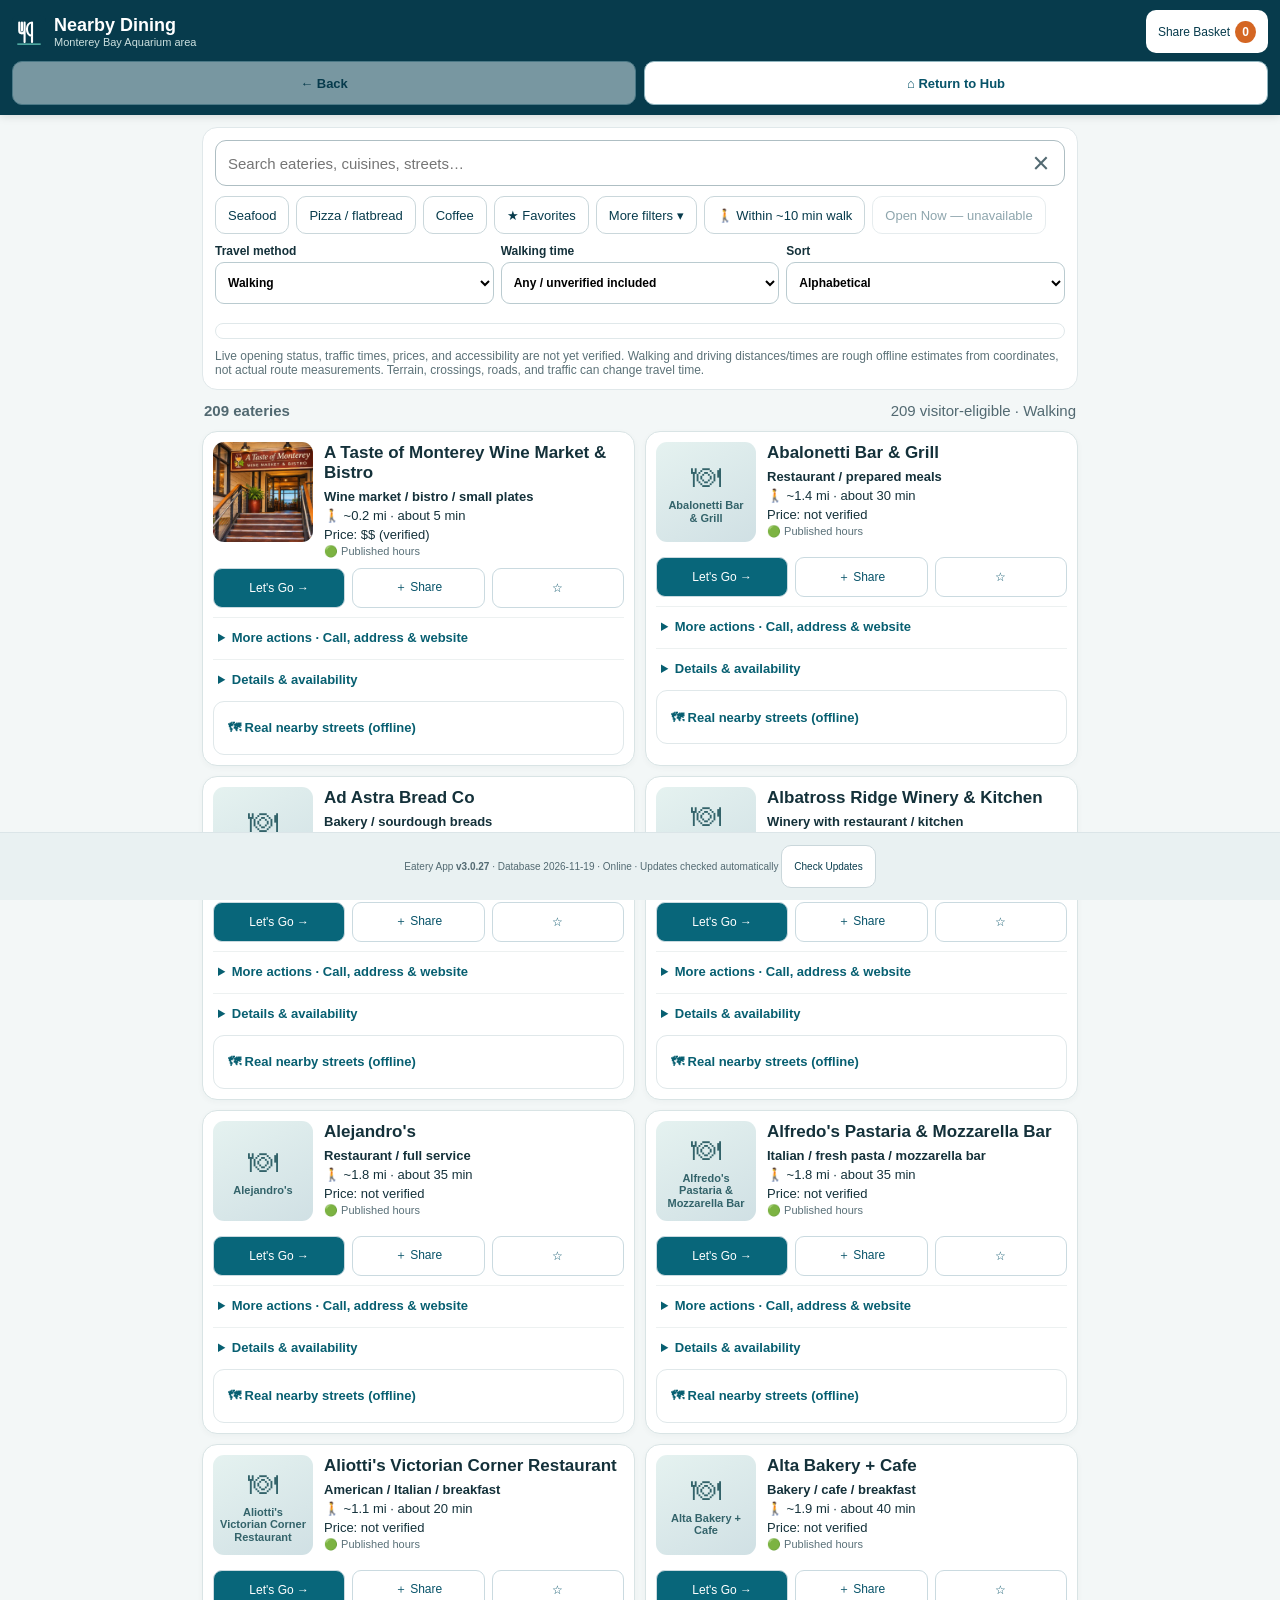
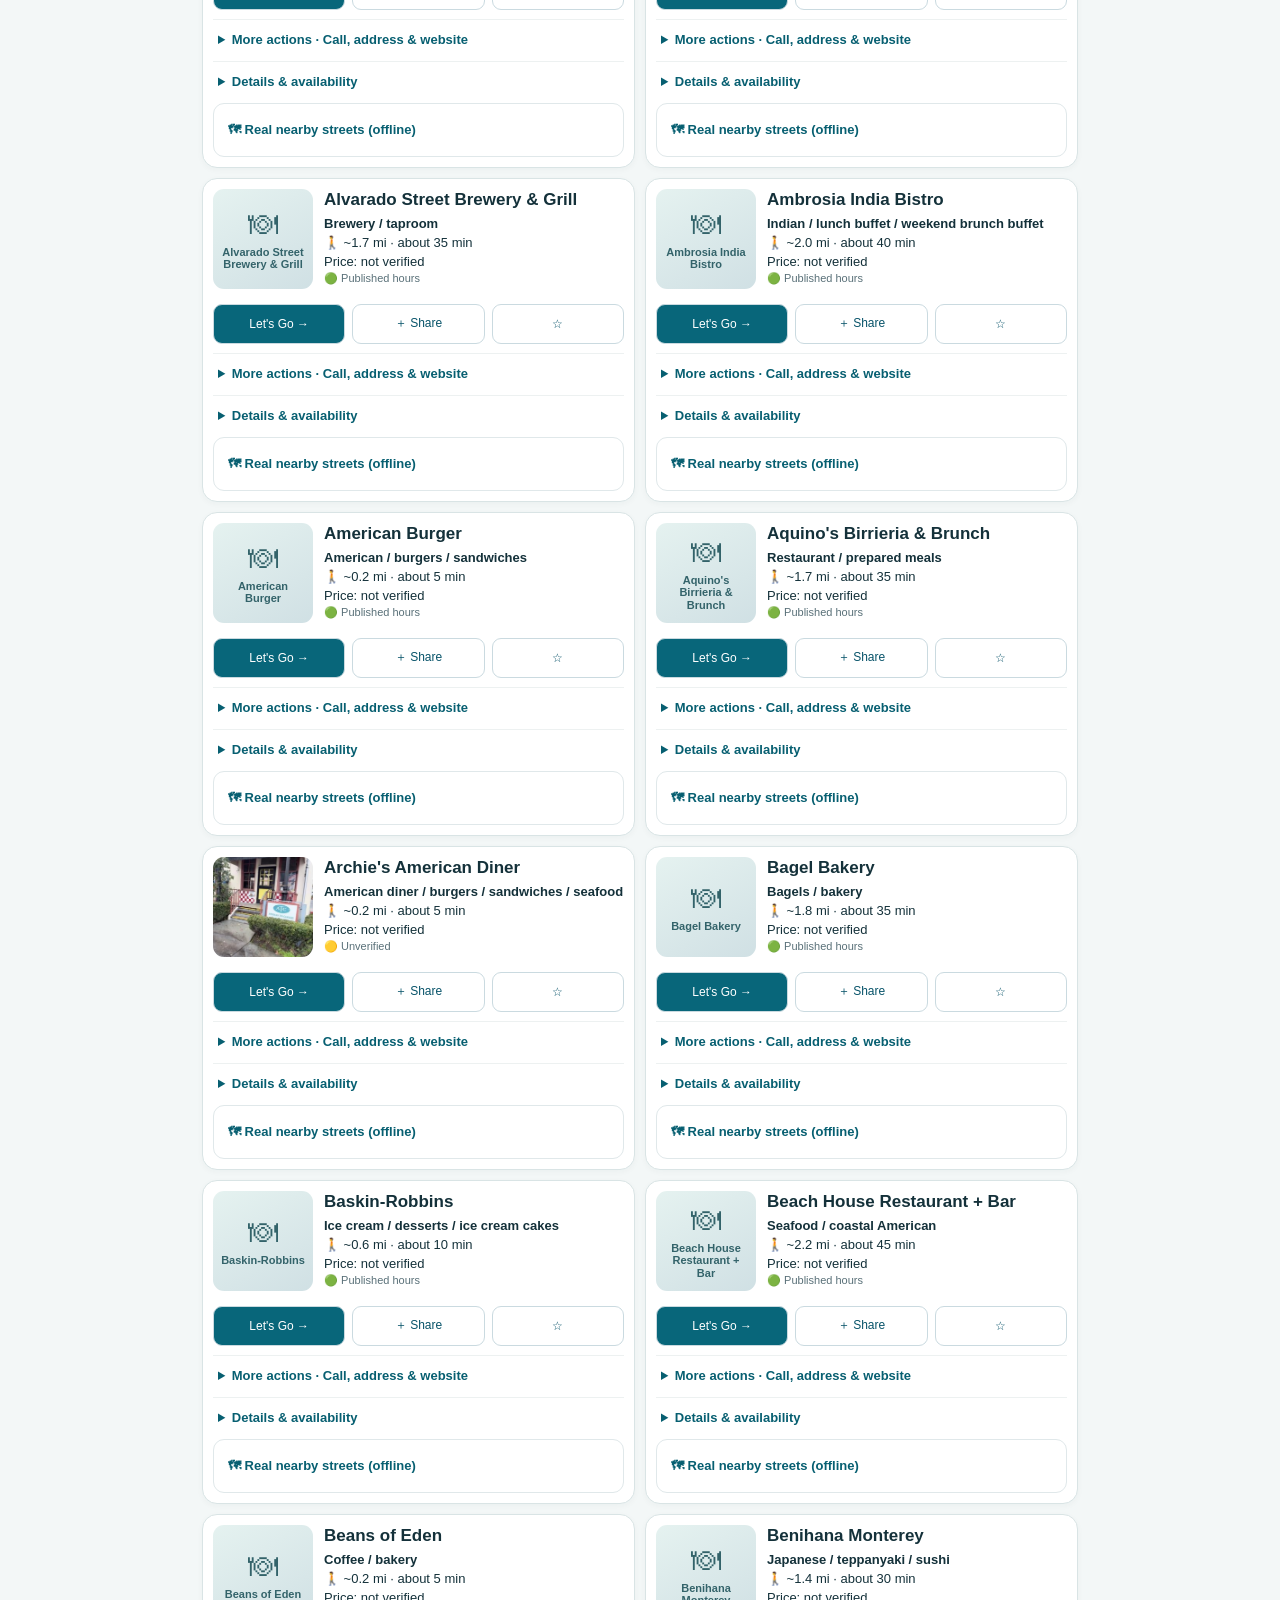
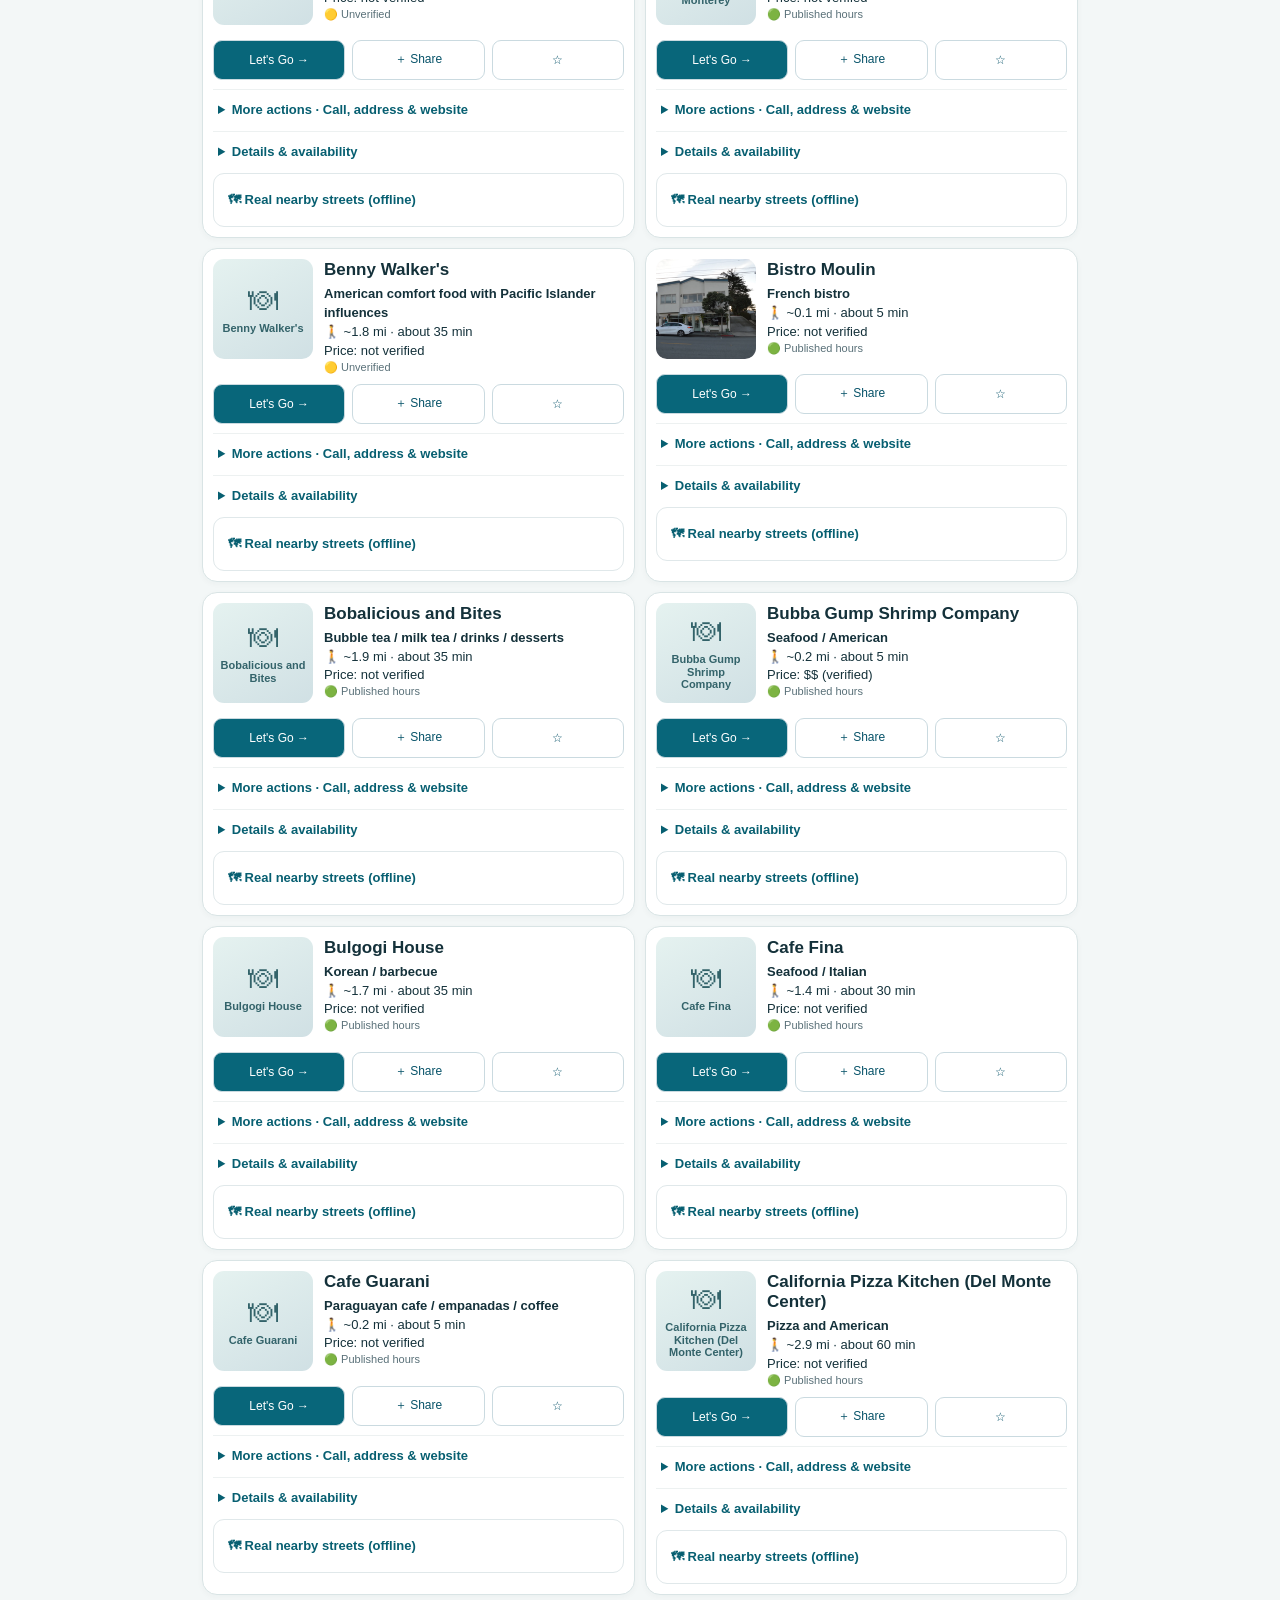
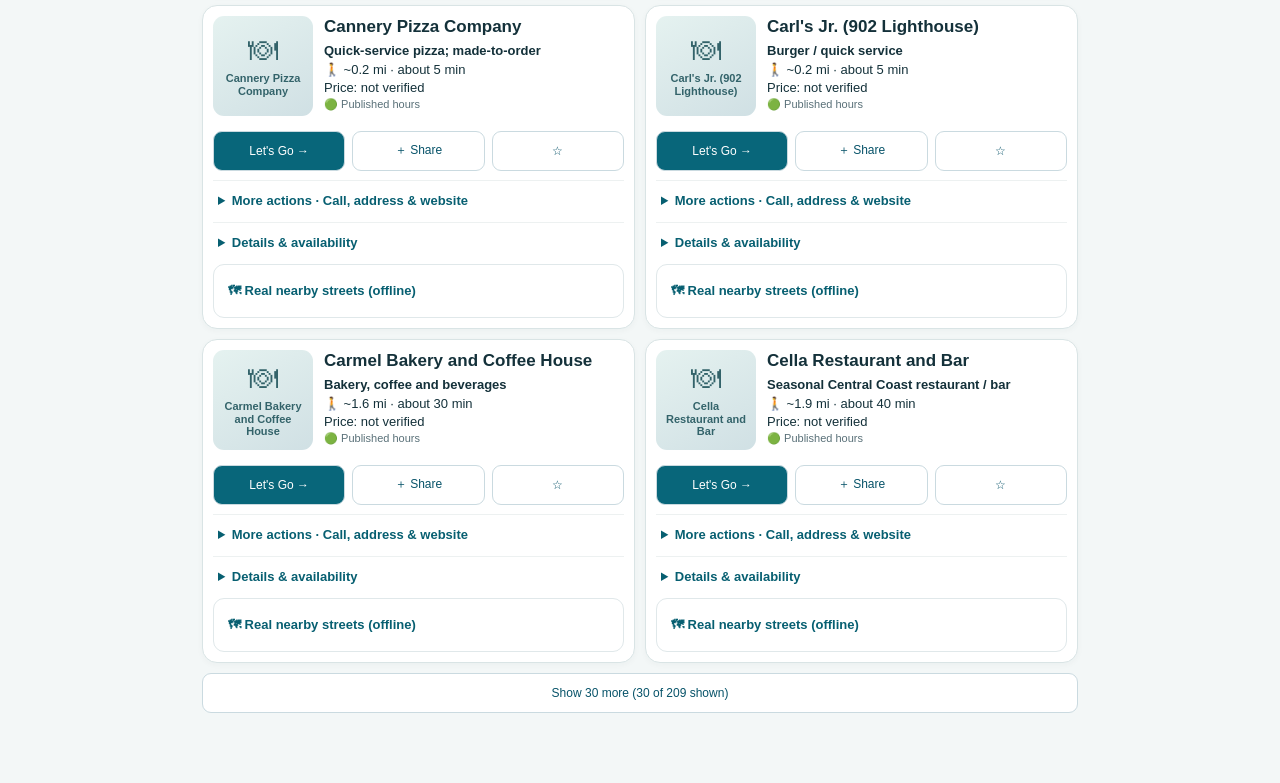
<file: index.html>
<!doctype html><html lang="en"><head><meta charset="utf-8"><meta name="viewport" content="width=device-width,initial-scale=1,viewport-fit=cover"><meta name="theme-color" content="#073b4c"><meta name="description" content="Nearby dining guide for Monterey Bay Aquarium visitors"><link rel="apple-touch-icon" sizes="180x180" href="apple-touch-icon.png"><link rel="manifest" href="manifest.webmanifest"><link rel="icon" href="icon.svg" type="image/svg+xml"><link rel="stylesheet" href="style.css"><title>MBA Nearby Dining</title></head><body><header><div class="title"><img class="logo" src="icon.svg" width="34" height="34" alt="" aria-hidden="true"><div><strong>Nearby Dining</strong><small>Monterey Bay Aquarium area</small></div></div><div class="topnav"><button id="navBack" type="button" aria-label="Back to previous Eatery App screen">← Back</button><button id="navHome" type="button">⌂ Return to Hub</button></div><button id="basketTop" class="basket" type="button">Share Basket <b id="basketCount">0</b></button></header><main id="app"><div class="loading">Loading nearby eateries…</div></main><footer><span>Eatery App <b>v3.0.27</b></span> · <span>Database 2026-11-19</span> · <span id="offlineStatus"></span> · <span id="updateStatus" role="status" aria-live="polite">Updates checked automatically</span> <button id="updateNow" type="button" hidden>Update Now</button></footer><script src="qr-local.js"></script><script src="app.js"></script><script src="update.js"></script></body></html>
</file>
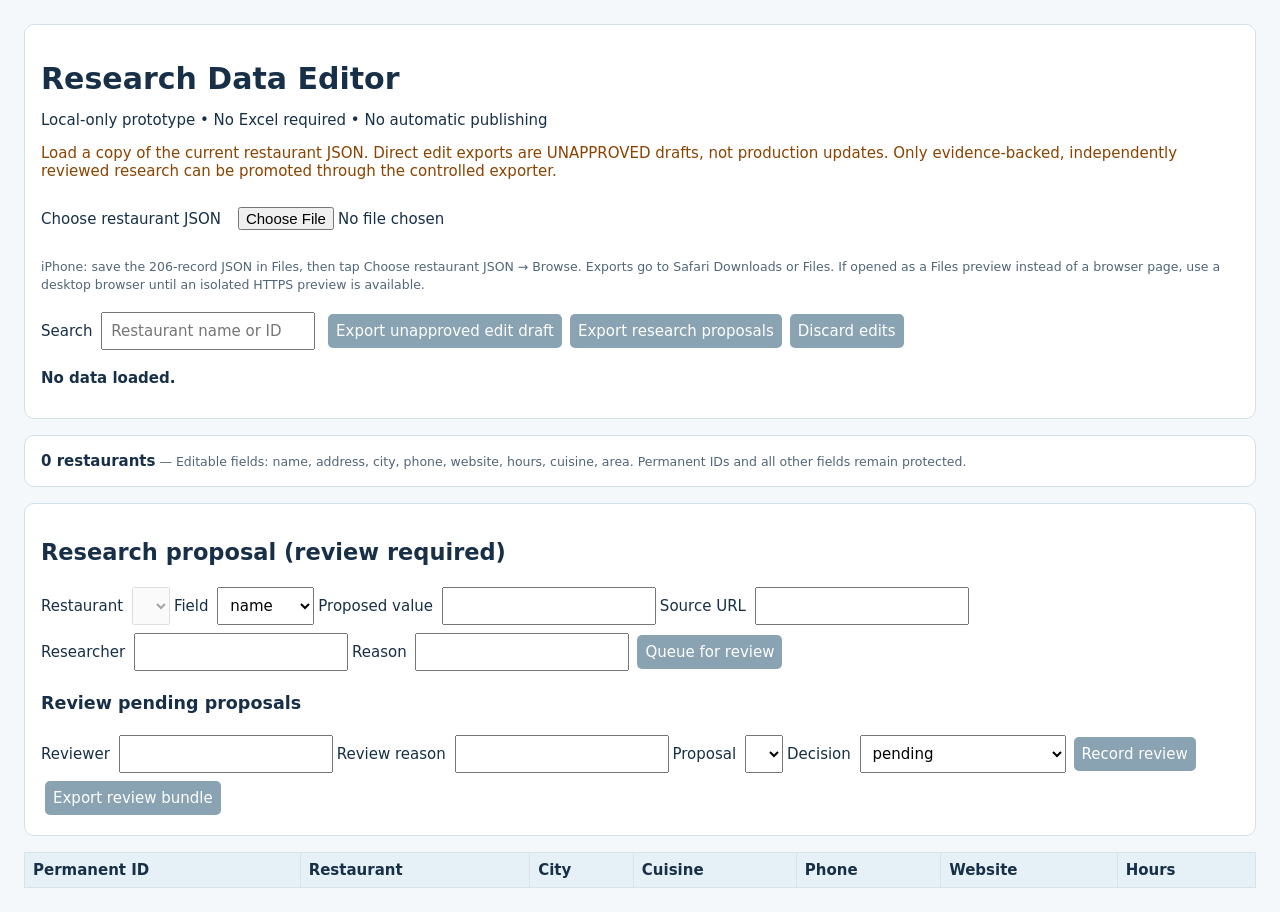
<file: tools/rde-local-editor.html>
<!doctype html>
<html lang="en"><head><meta charset="utf-8"><meta name="viewport" content="width=device-width,initial-scale=1">
<title>MBA RDE — Local Research Editor (Prototype)</title>
<style>
body{font:15px system-ui,sans-serif;margin:1.5rem;color:#183047;background:#f5f8fa}h1{margin-bottom:.2rem}
header,section{background:white;padding:1rem;border:1px solid #d4e0e8;border-radius:10px;margin-bottom:1rem}
button,input,select{font:inherit;padding:.5rem;margin:.25rem}button{cursor:pointer;background:#174a67;color:white;border:0;border-radius:5px}
button:disabled{opacity:.5}table{border-collapse:collapse;width:100%;background:white}th,td{padding:.5rem;border:1px solid #dae2e8;text-align:left}
th{position:sticky;top:0;background:#e6f1f7}.scroll{max-height:65vh;overflow:auto}input[type=text]{max-width:220px}input,select,button{max-width:100%;box-sizing:border-box}input:focus-visible,select:focus-visible,button:focus-visible{outline:3px solid #eea800;outline-offset:2px}
@media(max-width:680px){body{margin:.5rem;font-size:16px}header,section{padding:.75rem}label{display:block;margin:.65rem 0}input,select,button{font-size:16px;min-height:44px}label input,label select{display:block;width:100%;max-width:none}button{margin:.35rem .15rem}.scroll{max-height:55vh}table{min-width:920px}th,td{padding:.35rem}td input{min-width:130px}}
small{color:#526579}.warning{color:#8a4400}#message{font-weight:600}label{display:inline-block}
</style></head><body>
<header><h1>Research Data Editor</h1><p>Local-only prototype • No Excel required • No automatic publishing</p>
<p class="warning">Load a copy of the current restaurant JSON. Direct edit exports are UNAPPROVED drafts, not production updates. Only evidence-backed, independently reviewed research can be promoted through the controlled exporter.</p>
<label>Choose restaurant JSON <input id="file" type="file" accept=".json,application/json"></label><p><small>iPhone: save the 206-record JSON in Files, then tap Choose restaurant JSON → Browse. Exports go to Safari Downloads or Files. If opened as a Files preview instead of a browser page, use a desktop browser until an isolated HTTPS preview is available.</small></p>
<label>Search <input id="search" type="search" placeholder="Restaurant name or ID"></label>
<button id="download" disabled>Export unapproved edit draft</button><button id="exportResearch" disabled>Export research proposals</button><button id="discard" disabled>Discard edits</button>
<p id="message" role="status" aria-live="polite">No data loaded.</p></header>
<section><strong id="count">0 restaurants</strong><small> — Editable fields: name, address, city, phone, website, hours, cuisine, area. Permanent IDs and all other fields remain protected.</small></section>
<section><h2>Research proposal (review required)</h2><label>Restaurant <select id="researchRestaurant" disabled></select></label><label>Field <select id="researchField"><option>name</option><option>address</option><option>city</option><option>phone</option><option>website</option><option>hours</option><option>cuisine</option><option>area</option></select></label><label>Proposed value <input id="proposed" type="text"></label><label>Source URL <input id="sourceUrl" type="url"></label><label>Researcher <input id="researcher" type="text"></label><label>Reason <input id="claim" type="text"></label><button id="addResearch" disabled>Queue for review</button><div id="researchList"></div><h3>Review pending proposals</h3><label>Reviewer <input id="reviewer" type="text"></label><label>Review reason <input id="reviewReason" type="text"></label><label>Proposal <select id="reviewTarget"></select></label><label>Decision <select id="reviewDecision"><option>pending</option><option>accepted</option><option>rejected</option><option>conflicting</option><option>needs_more_evidence</option></select></label><button id="recordReview" disabled>Record review</button><button id="exportReviews" disabled>Export review bundle</button><div id="reviewList"></div></section><div class="scroll"><table><thead><tr><th>Permanent ID</th><th>Restaurant</th><th>City</th><th>Cuisine</th><th>Phone</th><th>Website</th><th>Hours</th></tr></thead><tbody id="rows"></tbody></table></div>
<script>
'use strict';
const FIELDS=['name','city','cuisine','phone','website','hours'];
const EDITABLE=new Set(['name','address','city','phone','website','hours','cuisine','area']);
let original=null,records=null,proposals=[],reviews=[];
const $=id=>document.getElementById(id);
const clone=value=>JSON.parse(JSON.stringify(value));
function valid(items){
 if(!Array.isArray(items)||items.length!==206)throw Error('Expected 206 restaurant records; no data imported.');
 const ids=new Set();
 for(const item of items){
  if(!item||typeof item.id!=='string'||!/^MBA-DINE-\d+$/.test(item.id)||ids.has(item.id)||typeof item.name!=='string'||!item.name.trim())throw Error('Invalid record, restaurant name, or duplicate permanent ID.');
  ids.add(item.id);
 }
}
function changed(){
 return records&&JSON.stringify(records)!==JSON.stringify(original);
}
function pendingWork(){return changed()||proposals.length>0||reviews.length>0;}
function exportName(prefix){return prefix+'-'+new Date().toISOString().replace(/[:.]/g,'-')+'.json';}
function newHistoryId(){const bytes=new Uint8Array(16);crypto.getRandomValues(bytes);return 'H-LOCAL-'+Array.from(bytes,b=>b.toString(16).padStart(2,'0')).join('');}
function validSourceUrl(raw){try{if(raw!==raw.trim()||/\s/.test(raw))return false;const u=new URL(raw);return (u.protocol==='https:'||u.protocol==='http:')&&!!u.hostname&&!u.username&&!u.password;}catch{return false;}}
function renderResearch(){const target=$('reviewTarget');target.replaceChildren();for(const p of proposals){const opt=document.createElement('option');opt.value=p.history_id;opt.textContent=p.restaurant_id+' '+p.field_path;target.append(opt);}const list=$('researchList');list.replaceChildren();for(const p of proposals){const row=document.createElement('p');row.textContent=p.restaurant_id+' · '+p.field_path+' · '+p.disposition+' · '+p.proposed_value;list.append(row);}}
function render(){
 const query=$('search').value.trim().toLowerCase();
 const tbody=$('rows');tbody.replaceChildren();
 if(!records)return;
 const matches=records.filter(r=>[r.id,r.name,r.city,r.cuisine].some(v=>String(v??'').toLowerCase().includes(query)));
 for(const item of matches.slice(0,206)){
  const tr=document.createElement('tr'),id=document.createElement('td');id.textContent=item.id;tr.append(id);
  for(const field of FIELDS){
   const td=document.createElement('td'),input=document.createElement('input');
   input.type='text';input.value=String(item[field]??'');input.setAttribute('aria-label',field+' for '+item.id);
   input.addEventListener('change',()=>{
    if(!EDITABLE.has(field))return;
    const previous=item[field];
    const next=input.value;
    if(previous===next)return;
    if(typeof previous==='number'||typeof previous==='boolean'||(previous!==undefined&&previous!==null&&typeof previous!=='string')){
     input.value=String(previous);$('message').textContent='Non-text field requires separate review.';return;
    }
    if(previous===undefined&&next==='')return;
    item[field]=next;
    $('message').textContent='Unsaved candidate edits. No application data changed.';
   });
   td.append(input);tr.append(td);
  }
  tbody.append(tr);
 }
 $('count').textContent=matches.length+' of '+records.length+' restaurants';
}
$('file').addEventListener('change',async e=>{
 try{
  const file=e.target.files[0];if(!file)return;
  const parsed=JSON.parse(await file.text());valid(parsed);
  if(pendingWork()&&!confirm('Loading another file will discard unsaved edits, proposals and reviews. Continue?')){e.target.value='';return;}
  original=clone(parsed);records=clone(parsed);proposals=[];reviews=[];$('recordReview').disabled=false;$('exportReviews').disabled=false;$('download').disabled=false;$('discard').disabled=false;$('addResearch').disabled=false;$('exportResearch').disabled=false;const select=$('researchRestaurant');select.replaceChildren();select.disabled=false;for(const r of records){const opt=document.createElement('option');opt.value=r.id;opt.textContent=r.name+' ('+r.id+')';select.append(opt);}renderResearch();
  $('message').textContent='Loaded '+records.length+' restaurants locally. No server upload.';render();
 }catch(err){if(records){e.target.value='';$('message').textContent='Import blocked; existing work preserved: '+err.message;return;}original=null;records=null;proposals=[];reviews=[];for(const id of ['download','discard','addResearch','exportResearch','recordReview','exportReviews','researchRestaurant'])$(id).disabled=true;$('researchRestaurant').replaceChildren();$('researchList').replaceChildren();$('reviewTarget').replaceChildren();$('reviewList').replaceChildren();$('count').textContent='0 restaurants';$('message').textContent='Import blocked: '+err.message;$('rows').replaceChildren();}
});
$('search').addEventListener('input',render);
$('addResearch').addEventListener('click',()=>{
 if(!records)return;
 const rid=$('researchRestaurant').value,field=$('researchField').value,proposed=$('proposed').value.trim(),url=$('sourceUrl').value.trim(),researcher=$('researcher').value.trim(),claim=$('claim').value.trim();
 if(proposals.some(p=>p.restaurant_id===rid&&p.field_path===field)){$('message').textContent='A proposal for this restaurant and field is already queued. Export or discard it before proposing another.';return;}
 if(!EDITABLE.has(field)||!proposed||!researcher||!claim||!validSourceUrl(url)){$('message').textContent='Proposal requires value, source URL, researcher and reason.';return;}
 const r=records.find(x=>x.id===rid);if(!r)return;
 proposals.push({history_id:newHistoryId(),restaurant_id:rid,field_path:field,recorded_at:new Date().toISOString(),researcher,action:'propose',previous_value:(original.find(x=>x.id===rid)?.[field]??null),proposed_value:proposed,disposition:'pending',source_url:url,claim});
 $('proposed').value='';$('claim').value='';$('message').textContent='Research proposal queued; restaurant unchanged.';renderResearch();
});
$('recordReview').addEventListener('click',()=>{
 const history_id=$('reviewTarget').value,decision=$('reviewDecision').value,reviewer=$('reviewer').value.trim(),reason=$('reviewReason').value.trim();
 const p=proposals.find(x=>x.history_id===history_id);
 if(!p||!reviewer||!reason){$('message').textContent='Select proposal, reviewer and reason.';return;}
 if(decision==='accepted'&&reviewer.toLowerCase()===p.researcher.trim().toLowerCase()){$('message').textContent='Independent reviewer required for acceptance.';return;}
 if(reviews.some(x=>x.history_id===history_id)){$('message').textContent='Already reviewed. Create a new research cycle for reconsideration.';return;}
 reviews.push({history_id,restaurant_id:p.restaurant_id,field_path:p.field_path,decision,reviewer,reviewed_at:new Date().toISOString(),reason});
 const row=document.createElement('p');row.textContent=p.restaurant_id+' '+p.field_path+' — '+decision+' by '+reviewer;$('reviewList').append(row);
 $('message').textContent='Decision recorded locally; no application changes.';
});
$('exportReviews').addEventListener('click',()=>{
 if(!records||!proposals.length){$('message').textContent='No research proposals to review or export.';return;}
 const payload={schema:'mba-rde-review-decisions-v1',publication_status:'not_published',restaurant_count:records.length,proposals,reviews};
 const blob=new Blob([JSON.stringify(payload,null,2)+'\n'],{type:'application/json'});
 const url=URL.createObjectURL(blob),a=document.createElement('a');a.href=url;a.download=exportName('rde-review-decisions');a.click();setTimeout(()=>URL.revokeObjectURL(url),3000);
 $('message').textContent='Review bundle exported for controlled validation; not published.';
});
$('exportResearch').addEventListener('click',()=>{
 if(!records||!proposals.length){$('message').textContent='Queue a research proposal before exporting.';return;}
 const payload={schema:'mba-rde-research-proposals-v1',publication_status:'not_approved',restaurant_count:records.length,proposals};
 const blob=new Blob([JSON.stringify(payload,null,2)+'\n'],{type:'application/json'});
 const url=URL.createObjectURL(blob),a=document.createElement('a');a.href=url;a.download=exportName('rde-research-proposals');a.click();setTimeout(()=>URL.revokeObjectURL(url),3000);
 $('message').textContent='Research proposals exported for review; not published.';
});
$('discard').addEventListener('click',()=>{if(!original)return;if(pendingWork()&&!confirm('Discard all unsaved edits, proposals and reviews?'))return;records=clone(original);proposals=[];reviews=[];$('reviewList').replaceChildren();renderResearch();$('message').textContent='Edits and proposals discarded.';render();});
$('download').addEventListener('click',()=>{
 try{
  valid(records);
  const before=original.map(r=>r.id),after=records.map(r=>r.id);
  if(JSON.stringify(before)!==JSON.stringify(after))throw Error('Restaurant IDs or order changed.');
  for(let i=0;i<records.length;i++){
   for(const key of new Set([...Object.keys(original[i]),...Object.keys(records[i])])){
    if(!EDITABLE.has(key)&&JSON.stringify(original[i][key])!==JSON.stringify(records[i][key]))throw Error('Protected field changed: '+key);
   }
  }
  const blob=new Blob([JSON.stringify(records,null,2)+'\n'],{type:'application/json'});
  const url=URL.createObjectURL(blob),a=document.createElement('a');a.href=url;a.download=exportName('rde-unapproved-edit-draft');a.click();
  setTimeout(()=>URL.revokeObjectURL(url),3000);
  $('message').textContent='UNAPPROVED edit draft downloaded. Not eligible for publication without research and independent review.';
 }catch(err){$('message').textContent='Export blocked: '+err.message;}
});
window.addEventListener('beforeunload',e=>{if(pendingWork()){e.preventDefault();e.returnValue='';}});
</script></body></html>
</file>
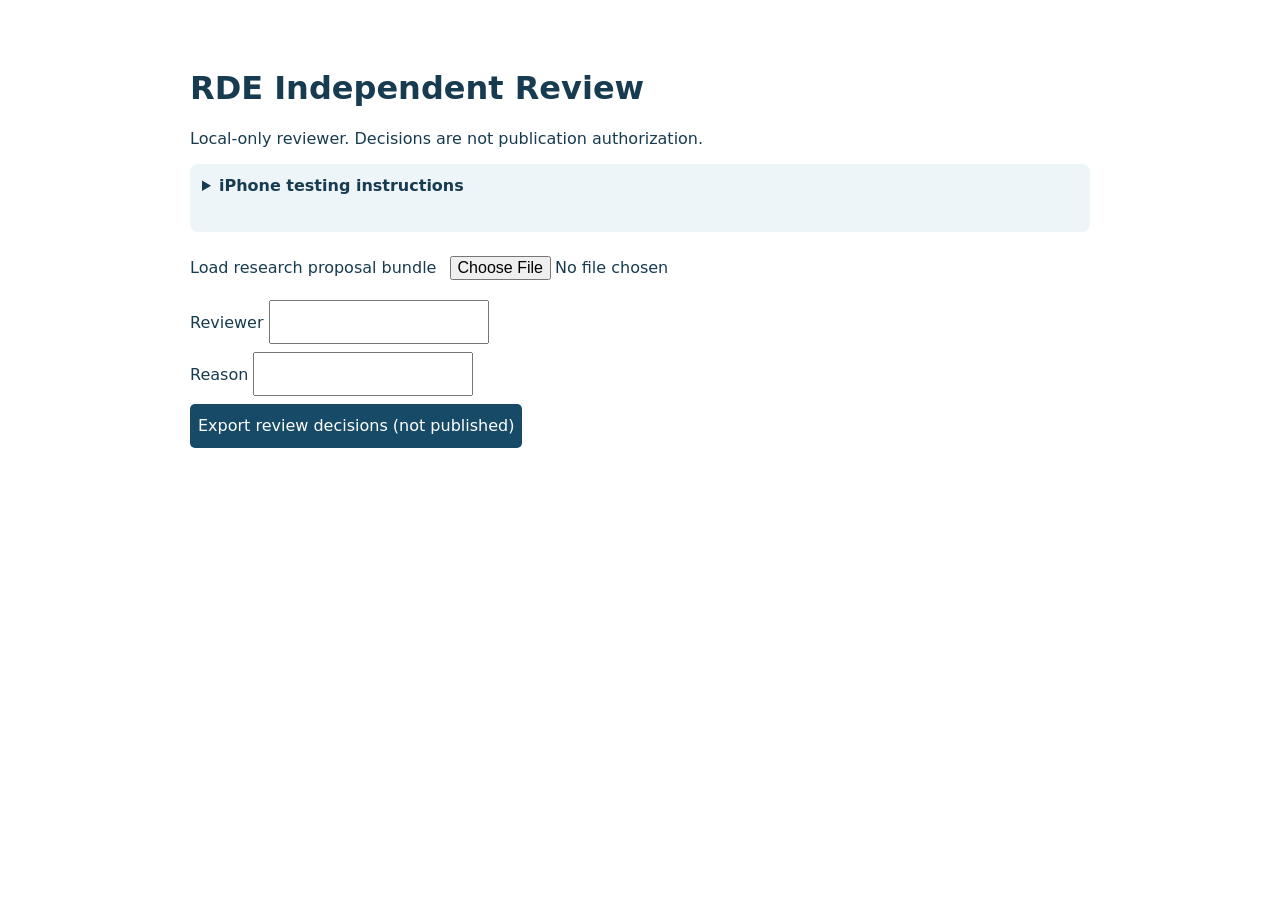
<file: tools/rde-local-reviewer.html>
<!doctype html><html lang="en"><meta charset="utf-8"><meta name="viewport" content="width=device-width,initial-scale=1"><title>RDE Independent Review</title><style>body{font:16px system-ui;max-width:900px;margin:2rem auto;padding:1rem;color:#173b50}section{border:1px solid #ccd;padding:1rem;margin:1rem 0;border-radius:8px}label{display:block;margin:.5rem 0}input,select,button{padding:.5rem;font:inherit}button{background:#174a67;color:white;border:0;border-radius:5px;min-height:44px;max-width:100%}input,select{box-sizing:border-box;max-width:100%;min-height:44px}section{overflow-wrap:anywhere}#items section{background:#f7fafc}#items select{display:block;width:100%;margin-top:.75rem}#status{overflow-wrap:anywhere}details{background:#eef5f8;padding:.75rem;border-radius:8px;margin:1rem 0}summary{cursor:pointer;font-weight:600;min-height:44px}pre{white-space:pre-wrap}@media(max-width:600px){body{margin:0;padding:1rem}section{margin:.75rem 0;padding:.75rem}h1{font-size:1.5rem}#export{width:100%}}</style><h1>RDE Independent Review</h1><p>Local-only reviewer. Decisions are not publication authorization.</p><details><summary>iPhone testing instructions</summary><p>Save the research proposal JSON to Files. Tap <strong>Load research proposal bundle</strong>, then Browse to select it. Review each proposed change, enter a different reviewer name and a reason, then tap Export. Find the result in Safari Downloads or Files. This page does not publish changes.</p><p>If the HTML opens as a Files preview rather than an interactive Safari page, use a desktop browser until an isolated HTTPS beta page is approved.</p></details><label>Load research proposal bundle <input id="file" type="file" accept=".json"></label><label>Reviewer <input id="reviewer"></label><label>Reason <input id="reason"></label><div id="items"></div><button id="export" disabled>Export review decisions (not published)</button><p id="status" role="status"></p><script>
'use strict';
const $=id=>document.getElementById(id);
let bundle=null,decisions=[],dirty=false;
const allowed=['pending','accepted','rejected','conflicting','needs_more_evidence'];
$('file').addEventListener('change',async e=>{
 try{
  const data=JSON.parse(await e.target.files[0].text());
  if(data.schema!=='mba-rde-research-proposals-v1'||data.publication_status!=='not_approved'||!Array.isArray(data.proposals)||data.restaurant_count!==206)throw Error('Invalid research bundle');
  if(new Set(data.proposals.map(p=>p.history_id)).size!==data.proposals.length)throw Error('Duplicate history identifiers');
  if(new Set(data.proposals.map(p=>JSON.stringify([p.restaurant_id,p.field_path]))).size!==data.proposals.length)throw Error('Duplicate restaurant field proposals');
  for(const p of data.proposals){if(!p.history_id||!p.restaurant_id||!p.field_path||p.disposition!=='pending'||p.action!=='propose'||!p.source_url||!p.researcher||typeof p.proposed_value!=='string'||!p.proposed_value.trim())throw Error('Incomplete proposal');const source=new URL(p.source_url);if(!['http:','https:'].includes(source.protocol)||!source.hostname)throw Error('Invalid evidence source URL');}
  if(dirty&&!confirm('Replace current review bundle and discard unexported decisions?')){e.target.value='';return;}
  bundle=data;decisions=[];dirty=false;$('items').replaceChildren();
  for(const p of data.proposals){
   const box=document.createElement('section'),title=document.createElement('h3'),detail=document.createElement('p'),select=document.createElement('select');
   title.textContent=p.restaurant_id+' — '+p.field_path;
   detail.textContent='Current: '+String(p.previous_value)+' → Proposed: '+p.proposed_value+' | Researcher: '+p.researcher;
   const source=document.createElement('p'),link=document.createElement('a');
   source.textContent='Evidence source: ';
   try{const u=new URL(p.source_url);if(!['https:','http:'].includes(u.protocol))throw Error('Unsupported source URL');link.href=u.href;link.textContent=u.href;link.target='_blank';link.rel='noopener noreferrer';source.append(link);}catch{source.append(document.createTextNode(String(p.source_url)+' (invalid URL)'));}
   for(const value of allowed){const option=document.createElement('option');option.value=value;option.textContent=value;select.append(option);}
   select.dataset.historyId=p.history_id;select.addEventListener('change',()=>{dirty=true;});box.append(title,detail,source,select);$('items').append(box);
  }
  $('export').disabled=false;$('status').textContent=data.proposals.length+' proposals ready for independent review.';
 }catch(err){e.target.value='';$('status').textContent='Import blocked; existing review preserved: '+err.message;}
});
for(const id of ['reviewer','reason'])$(id).addEventListener('input',()=>{if(bundle)dirty=true;});
$('export').addEventListener('click',()=>{
 if(!bundle)return;
 const reviewer=$('reviewer').value.trim(),reason=$('reason').value.trim();
 if(!reviewer||!reason){$('status').textContent='Reviewer and reason required.';return;}
 const selects=[...$('items').querySelectorAll('select')],byId=new Map(bundle.proposals.map(p=>[p.history_id,p]));
 decisions=[];
 for(const select of selects){
  const p=byId.get(select.dataset.historyId),decision=select.value;
  if(!allowed.includes(decision)||!p){$('status').textContent='Invalid decision.';return;}
  if(decision==='accepted'&&reviewer.toLowerCase()===p.researcher.trim().toLowerCase()){$('status').textContent='Accepted findings require independent reviewer.';return;}
  decisions.push({history_id:p.history_id,restaurant_id:p.restaurant_id,field_path:p.field_path,decision,reviewer,reviewed_at:new Date().toISOString(),reason});
 }
 const payload={schema:'mba-rde-review-decisions-v1',publication_status:'not_published',restaurant_count:bundle.restaurant_count,proposals:bundle.proposals,reviews:decisions};
 const blob=new Blob([JSON.stringify(payload,null,2)+'\n'],{type:'application/json'}),url=URL.createObjectURL(blob),a=document.createElement('a');a.href=url;const stamp=new Date().toISOString().replace(/[:.]/g,'-');a.download='rde-review-decisions-'+stamp+'-not-published.json';a.click();setTimeout(()=>URL.revokeObjectURL(url),3000);
 dirty=false;$('status').textContent='Review bundle exported as '+a.download+'. Check Safari Downloads or Files. No production changes.';
});
window.addEventListener('beforeunload',event=>{if(dirty){event.preventDefault();event.returnValue='';}});
</script></html>
</file>
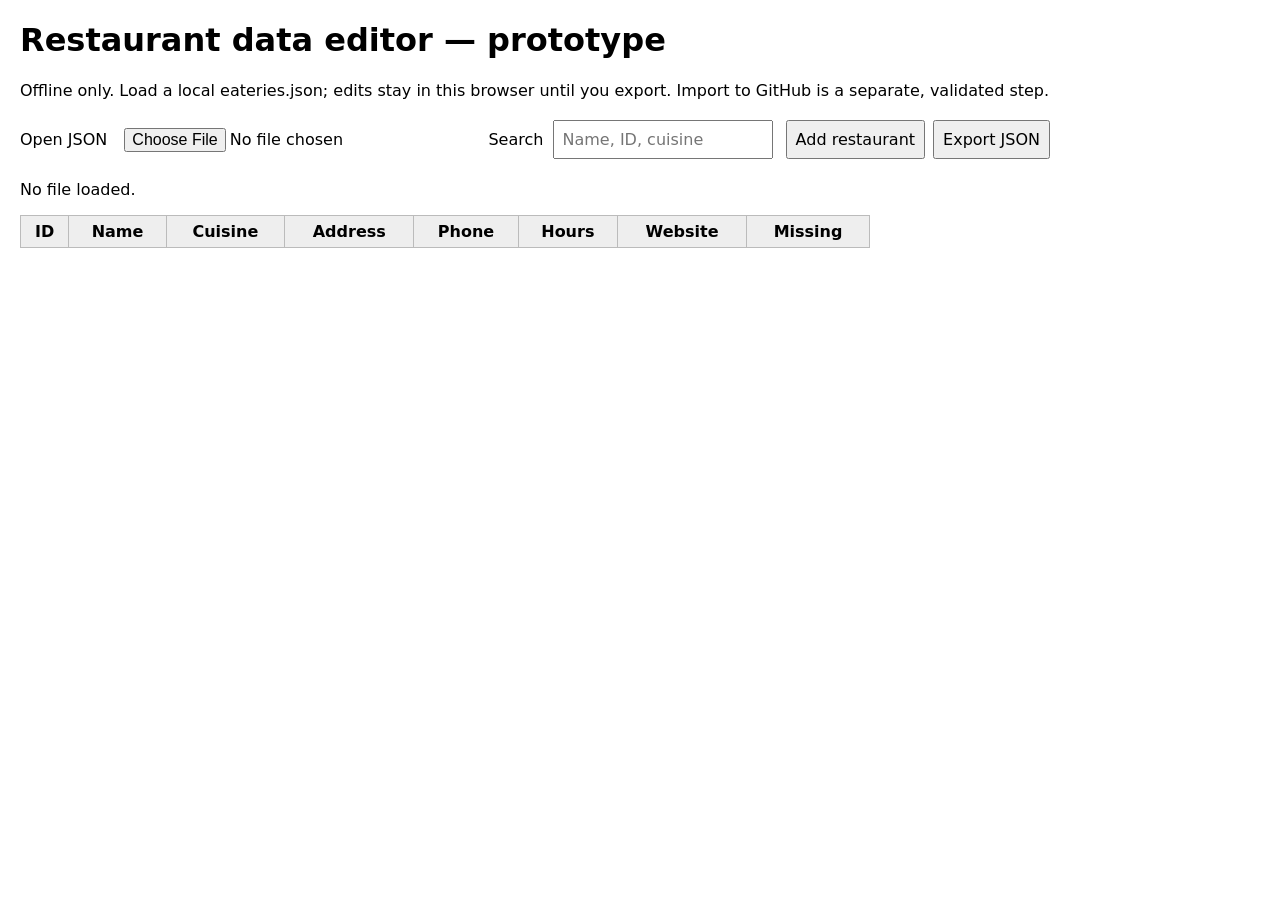
<file: tools/restaurant-editor.html>
<!doctype html>
<html lang="en"><meta charset="utf-8"><meta name="viewport" content="width=device-width,initial-scale=1">
<title>MBA Dining — Offline Data Editor (Prototype)</title>
<style>body{font:16px system-ui;margin:20px;max-width:1200px}button,input{font:inherit;padding:8px;margin:4px}table{border-collapse:collapse;min-width:850px}th,td{border:1px solid #bbb;padding:6px}th{background:#eee;position:sticky;top:0}td input{width:150px;box-sizing:border-box}section{overflow:auto;max-height:65vh}.warn{color:#9a3700}label{display:inline-block}</style>
<h1>Restaurant data editor — prototype</h1>
<p>Offline only. Load a local eateries.json; edits stay in this browser until you export. Import to GitHub is a separate, validated step.</p>
<label>Open JSON <input type="file" id="file" accept=".json,application/json"></label>
<label>Search <input id="search" placeholder="Name, ID, cuisine"></label>
<button id="add">Add restaurant</button><button id="export">Export JSON</button>
<p id="status" role="status">No file loaded.</p><section><table><thead><tr><th>ID</th><th>Name</th><th>Cuisine</th><th>Address</th><th>Phone</th><th>Hours</th><th>Website</th><th>Missing</th></tr></thead><tbody id="rows"></tbody></table></section>
<script>
let records=[];const keys=['id','name','cuisine','address','phone','hours','website'];const $=id=>document.getElementById(id);
const missing=r=>keys.slice(1).filter(k=>!String(r[k]??'').trim());
function render(){const q=$('search').value.toLowerCase();$('rows').replaceChildren();for(const r of records.filter(r=>keys.some(k=>String(r[k]??'').toLowerCase().includes(q)))){const tr=document.createElement('tr');for(const k of keys){const td=document.createElement('td'),input=document.createElement('input');input.value=r[k]??'';input.setAttribute('aria-label',k+' for '+(r.name||r.id));input.addEventListener('change',()=>{r[k]=input.value;render()});td.append(input);tr.append(td)}const td=document.createElement('td');td.className='warn';td.textContent=missing(r).join(', ');tr.append(td);$('rows').append(tr)}renderStatus()}
function renderStatus(){$('status').textContent=records.length+' restaurants; '+records.filter(r=>missing(r).length).length+' with missing basic fields. Changes are not saved until export.'}
$('file').addEventListener('change',async e=>{try{const data=JSON.parse(await e.target.files[0].text());if(!Array.isArray(data)||data.some(r=>!r||typeof r!=='object'||!r.id))throw Error('Expected restaurant array with IDs');records=data;render()}catch(err){$('status').textContent='Cannot load: '+err.message}});
$('search').addEventListener('input',render);
$('add').addEventListener('click',()=>{const id=prompt('Enter a new unique permanent ID (MBA-DINE-####)');if(!id)return;if(!/^MBA-DINE-\d{4}$/.test(id)||records.some(r=>r.id===id)){alert('Invalid or duplicate ID');return}records.push({id,name:'',cuisine:'',address:'',city:'',phone:'',hours:'',website:''});$('search').value='';render()});
$('export').addEventListener('click',()=>{if(!records.length){alert('Load a file first');return}const blob=new Blob([JSON.stringify(records,null,2)+'\n'],{type:'application/json'}),url=URL.createObjectURL(blob),a=document.createElement('a');a.href=url;a.download='eateries-edited.json';a.click();setTimeout(()=>URL.revokeObjectURL(url),1000)});
</script></html>
</file>
<file: style.css>
[hidden]{display:none!important}
:root{font-family:-apple-system,BlinkMacSystemFont,'Segoe UI',sans-serif;color:#14313a;background:#f3f7f7;font-size:15px}*{box-sizing:border-box}body{margin:0}button,input,select{font:inherit}button,a{touch-action:manipulation}button{cursor:pointer;border:1px solid #cad7db;border-radius:10px;background:#fff;color:#073b4c;padding:10px 12px;min-height:43px}button:focus-visible,a:focus-visible{outline:3px solid #ec9c3d;outline-offset:2px}button.primary,.primary{background:#08667a;color:white;border-color:#08667a}button.active{background:#d4efed;border-color:#328d89}button.linklike{border:0;background:transparent;padding:6px;min-height:36px}button:disabled{opacity:.45;cursor:not-allowed}header{background:#073b4c;color:white;display:flex;align-items:center;justify-content:space-between;padding:10px 12px;gap:8px;position:sticky;top:0;z-index:5;box-shadow:0 1px 9px #0002}.title{display:flex;align-items:center;gap:8px}.title strong{font-size:18px}.title small{display:block;font-size:11px;color:#cce0df}.logo{width:34px;height:34px;display:block;flex:none;border-radius:7px}.basket{background:#fff;border:0;font-size:12px;white-space:nowrap}.basket b{border-radius:50%;background:#d46623;color:white;padding:4px 7px;margin-left:2px}main{max-width:900px;margin:auto;padding:12px 12px 70px}.toolbar{background:white;border:1px solid #e0e8ea;border-radius:15px;padding:12px;margin-bottom:12px;display:grid;gap:10px}.search{width:100%;height:46px;border:1px solid #aebec3;border-radius:11px;padding:10px 12px}.row,.actions,.chips{display:flex;gap:7px;flex-wrap:wrap;align-items:center}.row label{display:grid;gap:4px;flex:1;min-width:120px;font-size:12px;font-weight:600}.row select{height:42px;border:1px solid #bacbd0;border-radius:9px;background:white;padding:0 8px;width:100%}.chips button{min-height:38px;padding:7px 12px;font-size:13px}.muted{color:#5c7278;font-size:12px}.notice{background:#fff3da;border:1px solid #f0dbac;border-radius:10px;padding:9px 11px;font-size:12px}.count{display:flex;justify-content:space-between;align-items:center;margin:12px 2px;color:#526971}.cards{display:grid;gap:10px}.card{background:white;border:1px solid #d9e4e5;border-radius:15px;padding:10px;box-shadow:0 2px 6px #14313a09}.cardhead{display:flex;gap:11px}.thumb{position:relative;width:100px;min-width:100px;height:100px;border:0;padding:0;overflow:hidden;border-radius:11px;background:#e4eeee;text-align:center}.thumb img,.heroPhoto img{width:100%;height:100%;object-fit:cover}.placeholder{display:flex;flex-direction:column;justify-content:center;align-items:center;gap:5px;width:100%;height:100%;padding:7px;color:#33636a;background:linear-gradient(150deg,#e5f2f0,#d0e0e4)}.placeholder span{font-size:30px}.placeholder strong{font-size:11px;line-height:1.15;overflow-wrap:anywhere}.card h2{font-size:17px;margin:1px 0 5px;line-height:1.19}.card .meta{font-size:13px;line-height:1.45}.card .small{font-size:11px;color:#597078}.cardbody{flex:1;min-width:0}.actions{margin-top:10px}.actions button,.actions a{font-size:12px;flex:1;white-space:nowrap;min-width:60px;text-align:center;text-decoration:none;border:1px solid #cadae0;border-radius:9px;background:white;color:#075369;padding:9px 8px;min-height:40px}.actions .primary{background:#08667a;color:white}.actions .selected{background:#d5f0e5}details{border-top:1px solid #edf1f1;margin-top:9px;padding-top:7px}summary{cursor:pointer;color:#075f71;font-weight:600;font-size:13px;padding:5px}details .detail{font-size:13px;padding:5px 6px;line-height:1.55}a{color:#006b87}.empty{text-align:center;padding:24px;color:#567}.pagehead{display:flex;justify-content:space-between;align-items:center;gap:8px;margin-bottom:12px}.pagehead h1{font-size:20px;margin:0}.stack{display:grid;gap:10px}.panel{border:1px solid #d9e4e5;border-radius:14px;background:white;padding:14px}.panel h2{font-size:17px;margin:0 0 10px}.basketitem{display:flex;align-items:center;justify-content:space-between;gap:12px;border-bottom:1px solid #eef2f2;padding:10px 0}.basketitem:last-child{border:0}.basketitem span{font-size:13px}.qrWrap{display:grid;justify-items:center;gap:9px;margin:12px 0}.qrWrap svg{width:min(80vw,300px);height:auto;image-rendering:pixelated;background:white;padding:9px;border:1px solid #ddd}.urltext{font-size:11px;word-break:break-all;background:#eef3f4;padding:9px;border-radius:8px}.heroPhoto{width:100%;height:240px;overflow:hidden;background:#e2eded;border:0;border-radius:12px;padding:0}.heroPhoto .placeholder strong{font-size:19px}.heroPhoto .placeholder span{font-size:70px}.destination h1{font-size:23px;margin:8px 0}.destination .actions button,.destination .actions a{font-size:14px}.caption{font-size:12px;color:#577078;margin:7px 0}.destination .mapframe{background:#f0f5f6;border-radius:13px;padding:24px 14px;text-align:center}.pill{display:inline-block;padding:4px 7px;background:#e4f1f1;border-radius:7px;font-size:12px}footer{background:#e9f1f2;color:#536a72;font-size:10px;text-align:center;padding:12px;position:fixed;bottom:0;width:100%;border-top:1px solid #dbe5e8}.lightbox{position:fixed;inset:0;z-index:20;background:#051b20ee;color:white;display:grid;place-items:center;padding:15px}.lightbox figure{margin:0;max-width:95vw;width:700px;max-height:90vh;text-align:center}.lightbox img{width:100%;max-height:72vh;object-fit:contain}.lightbox .placeholder{height:50vh}.lightbox button{position:absolute;top:15px;right:15px}.lightbox figcaption{font-size:12px;margin-top:8px}.hidden{display:none!important}@media(min-width:650px){.cards{grid-template-columns:repeat(2,minmax(0,1fr))}.cardhead{min-height:105px}.heroPhoto{height:380px}}@media(max-width:360px){.thumb{width:84px;min-width:84px;height:90px}.actions button,.actions a{min-width:50px;padding:7px 5px;font-size:11px}}
/* v0.1.1 consistent app navigation */
header{flex-wrap:wrap}.topnav{order:3;display:flex;gap:8px;flex:0 0 100%;align-items:center}.topnav button{flex:1;min-height:44px;font-size:13px;font-weight:650;border:1px solid #90b5bf;background:#eaf4f5;color:#073b4c}.topnav button:disabled{opacity:.5}.topnav #navHome{background:#fff;color:#075369}.lightbox button{min-height:44px}

/* v0.1.2 compact expandable maps and evidence-safe filters */
.filterdetails,.mapdetails{margin-top:9px;border:1px solid #e0e8ea;border-radius:11px;background:#fff;padding:7px 9px}.filterdetails summary,.mapdetails summary{font-size:13px;min-height:38px;display:flex;align-items:center}.filtergrid{display:grid;grid-template-columns:repeat(2,minmax(0,1fr));gap:9px;padding:10px 0}.filtergrid label{display:grid;gap:5px;font-size:12px;font-weight:600}.filtergrid select{width:100%;min-height:42px;min-width:0;border:1px solid #bacbd0;border-radius:9px;background:#fff;padding:7px;font-size:12px}.mapcontent{padding:8px 0}.mapcontent iframe{width:100%;height:230px;border:0;border-radius:10px;background:#e9f1f2}.destination .mapdetails{margin:10px 0}.filterdetails>button{margin:5px 0}@media(max-width:350px){.filtergrid{grid-template-columns:1fr}}

/* v0.1.3 multi-select price levels */
.priceFilter{margin:0;padding:6px 8px;border:1px solid #d9e4e5;border-radius:9px;display:flex;flex-wrap:wrap;gap:5px 12px;grid-column:1/-1}.priceFilter legend{font-size:12px;font-weight:650;padding:0 3px}.priceFilter label{display:inline-flex;align-items:center;gap:5px;font-weight:500;font-size:13px;min-height:38px;white-space:nowrap}.priceFilter input[type=checkbox]{width:19px;height:19px;accent-color:#08667a}

/* 0.1.6: lightweight offline geographic orientation, loaded only when map expands */
.offlineMap{display:block;width:100%;max-height:300px;aspect-ratio:320/220;border:1px solid #c2d8d8;border-radius:10px;background:#e7f1ef}.mapcontent .muted{line-height:1.45;margin:8px 0}.mapdetails summary{cursor:pointer}

/* v0.1.8 data-derived nearby streets; no external map tiles */
.streetsMap{max-height:360px;background:#e7eeeb}.mapdetails .mapcontent{padding:8px 0 2px}

/* v0.2.0: actual offline county road centerlines */
.realStreetMap{max-height:390px;background:#e4efec;border:1px solid #ccdad5}.mapButtons{display:flex;gap:8px;margin:8px 0}.mapButtons button{flex:1;min-height:44px;font-weight:650}

/* v0.2.1: pin key remains readable when nearby destinations overlap */
.mapLegend{display:flex;flex-wrap:wrap;gap:8px 15px;font-size:12px;font-weight:650;margin:9px 0 6px}.mapLegend span{display:inline-flex;gap:7px;align-items:center}.mapLegend i{display:inline-block;width:14px;height:14px;min-width:14px;border:2px solid white;box-shadow:0 0 0 1px #a3babe;border-radius:50%}.aquariumDot{background:#08667a}.eateryDot{background:#c85830}

/* v0.2.2: source-grounded waterfront reference landmarks */
.mapLegend .landmarkDot{display:inline-flex;align-items:center;justify-content:center;width:17px;height:17px;min-width:17px;border-radius:50%;background:#6d5986;color:white;border:1px solid #fff;font-style:normal;font-weight:750;font-size:10px;box-shadow:0 0 0 1px #a3babe}.mapLegend span{max-width:100%;line-height:1.25}

/* v0.2.3: keep eatery identity/address visible while storefront photo is expanded */
.lightbox{display:flex;flex-direction:column;align-items:center;justify-content:flex-start;overflow-y:auto;padding:65px 12px 16px;padding-bottom:calc(18px + env(safe-area-inset-bottom));}
.lightbox .lightboxClose{position:fixed;top:calc(12px + env(safe-area-inset-top));right:14px;z-index:23;min-height:44px;}
.photoDialog{width:min(100%,700px);max-height:calc(100dvh - 90px);overflow-y:auto;}
.photoIdentity{position:sticky;top:0;z-index:21;display:flex;flex-wrap:wrap;align-items:center;gap:6px 12px;padding:13px;border-radius:12px;background:#fff;color:#14313a;border:1px solid #c8d9dc;box-shadow:0 3px 12px #0003;}
.photoIdentity strong{display:block;font-size:17px;line-height:1.25;flex-basis:100%;}
.photoIdentity span{font-size:14px;line-height:1.35;flex:1;min-width:145px;overflow-wrap:anywhere;}
.photoIdentity .photoCopy{padding:7px 9px;font-size:12px;font-weight:650;min-height:40px;background:#08667a;color:#fff;border-color:#08667a;}
.lightbox .photoDialog figure{margin:12px 0 0;width:100%;max-height:none;}
.lightbox .photoDialog img{max-height:55dvh;object-fit:contain;}
.lightbox .photoDialog .placeholder{height:min(50dvh,300px);}
.lightbox .photoDialog figcaption{color:#f4f9fb;line-height:1.5;margin:10px 3px;}
.lightbox .photoDialog figcaption a{color:#c5eefb;}

/* v0.2.4: identity and address above actions in expanded photo, call on map */
.photoIdentity{display:grid;grid-template-columns:minmax(0,1fr);align-items:stretch;gap:8px;overflow-wrap:anywhere}
.photoIdentity strong{font-size:17px;line-height:1.28;flex-basis:auto;white-space:normal;overflow-wrap:anywhere}
.photoIdentity .photoAddress{font-size:14px;min-width:0;line-height:1.4}
.photoActionButtons,.mapActionButtons{display:flex;flex-wrap:wrap;gap:9px;width:100%;align-items:stretch}
.photoActionButtons .photoCopy,.photoActionButtons .photoCall,.mapActionButtons button,.mapActionButtons a{display:inline-flex;align-items:center;justify-content:center;flex:1;min-height:44px;min-width:110px;text-align:center;border-radius:10px;padding:9px 11px;font-size:14px;font-weight:650;text-decoration:none}
.photoActionButtons .photoCopy,.mapActionButtons button{background:#08667a;color:#fff;border:1px solid #08667a}
.photoActionButtons .photoCall,.mapActionButtons a{background:#eff7f5;color:#075369;border:1px solid #9cb9bd}
.mapActionBar{border-top:1px solid #dbe6e6;margin-top:8px;padding:12px 4px 4px;display:grid;gap:10px}
.mapAddress{font-size:13px;line-height:1.4;font-weight:600;overflow-wrap:anywhere}

/* v0.2.5 — expanded-photo layout: only the Close button is positioned absolutely.
   Override legacy .lightbox button positioning that caused Copy Address to cover the title. */
.lightbox .photoIdentity{display:grid;grid-template-columns:minmax(0,1fr);grid-template-rows:auto auto auto;gap:9px;align-items:start;max-width:100%;overflow-wrap:anywhere}
.lightbox .photoIdentity>strong,.lightbox .photoIdentity>.photoAddress,.lightbox .photoIdentity>.photoActionButtons{grid-column:1;width:100%;min-width:0;margin:0}
.lightbox .photoIdentity>strong{white-space:normal;overflow-wrap:anywhere;line-height:1.3}
.lightbox .photoActionButtons{position:static;display:grid;grid-template-columns:repeat(2,minmax(0,1fr));gap:9px}
.lightbox .photoActionButtons>.photoCopy,.lightbox .photoActionButtons>.photoCall{
  position:static;top:auto;right:auto;bottom:auto;left:auto;inset:auto;
  width:100%;min-width:0;min-height:44px;transform:none;margin:0;
}
.lightbox .lightboxClose{position:fixed}

/* Search field reset control: right-aligned, large enough for touch. */
.searchWrap{position:relative;width:100%}.searchWrap .search{padding-right:55px}.searchClear{position:absolute;right:4px;top:3px;width:40px;height:40px;min-height:40px;padding:0;border:0;background:transparent;font-size:29px;line-height:1;color:#526971}.searchClear:hover,.searchClear:focus-visible{background:#e8f1f1}

/* Keep the native details summary accessible, but hide the duplicate visible toggle. */
.filterdetails > summary.visuallyHidden{position:absolute;width:1px;height:1px;padding:0;margin:-1px;overflow:hidden;clip-path:inset(50%);white-space:nowrap;border:0;list-style:none}
</file>
